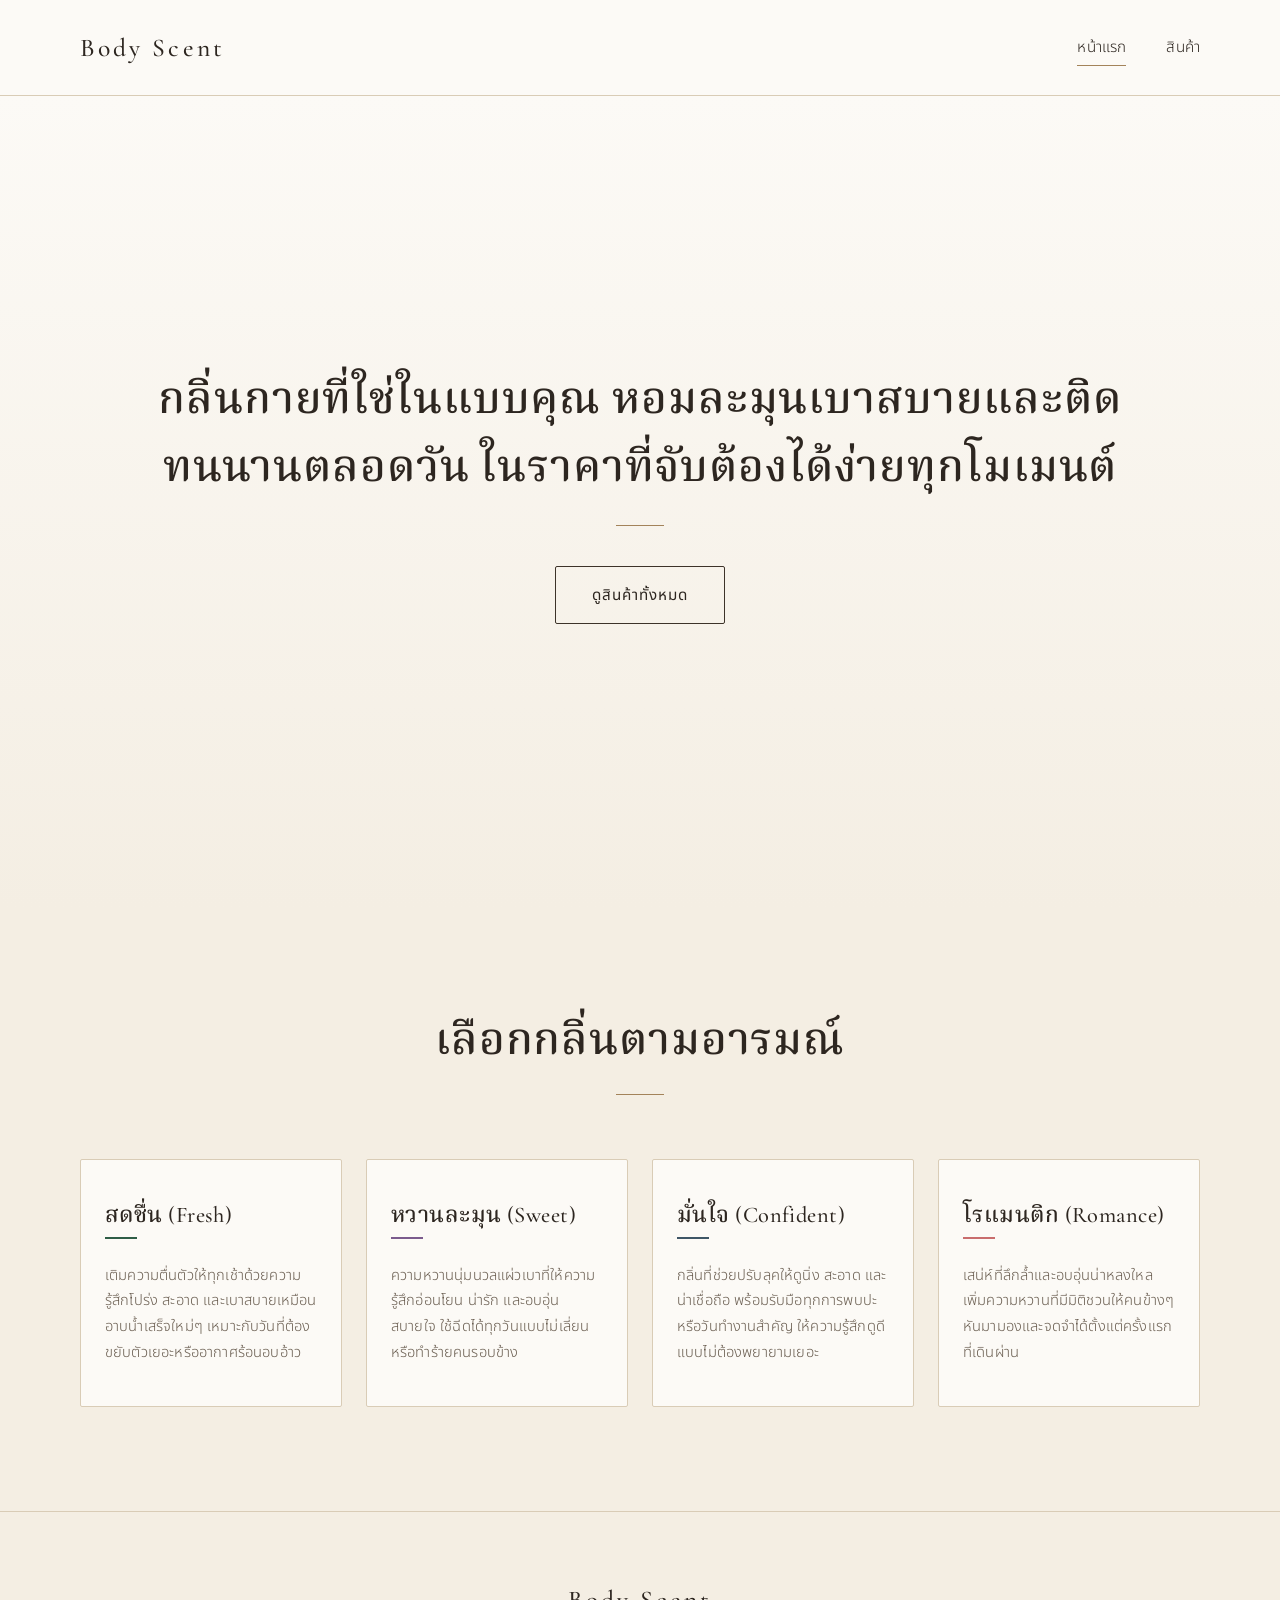
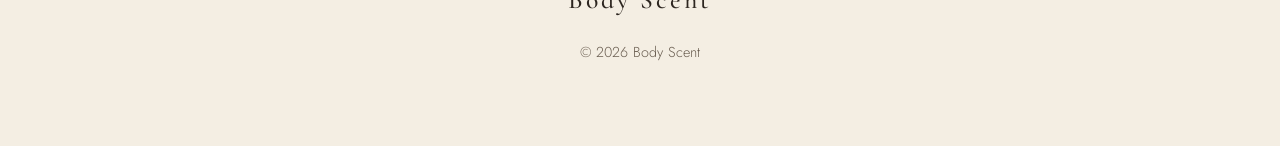
<file: index.html>
<!DOCTYPE html>
<html lang="th">
<head>
  <meta charset="UTF-8">
  <meta name="viewport" content="width=device-width, initial-scale=1">
  <title>Body Scent | น้ำหอมฉีดตัวและโรลออน</title>
  <meta name="description" content="Body Scent น้ำหอมฉีดตัวและโรลออน 4 อารมณ์ Fresh, Sweet, Confident และ Romance">
  <link rel="stylesheet" href="style.css">
</head>
<body>

  <header class="site-header">
    <div class="container site-header__inner">
      <a class="brand" href="index.html">Body Scent</a>
      <nav class="nav" aria-label="เมนูหลัก">
        <a href="index.html" aria-current="page">หน้าแรก</a>
        <a href="product.html">สินค้า</a>
      </nav>
    </div>
  </header>

  <main>
    <section class="hero hero--full">
      <div class="container">
        <h1>กลิ่นกายที่ใช่ในแบบคุณ หอมละมุนเบาสบายและติดทนนานตลอดวัน ในราคาที่จับต้องได้ง่ายทุกโมเมนต์</h1>
        <hr class="rule">
        <p class="mt-4"><a class="btn" href="product.html">ดูสินค้าทั้งหมด</a></p>
      </div>
    </section>

    <section class="section section--cream" id="moods">
      <div class="container">
        <div class="section-head">
          <h2>เลือกกลิ่นตามอารมณ์</h2>
          <hr class="rule">
        </div>

        <div class="mood-grid">
          <a class="mood-card" data-mood="fresh" href="product.html?mood=fresh">
            <h3>สดชื่น (Fresh)</h3>
            <span class="mood-line"></span>
            <p>เติมความตื่นตัวให้ทุกเช้าด้วยความรู้สึกโปร่ง สะอาด และเบาสบายเหมือนอาบน้ำเสร็จใหม่ๆ เหมาะกับวันที่ต้องขยับตัวเยอะหรืออากาศร้อนอบอ้าว</p>
          </a>

          <a class="mood-card" data-mood="sweet" href="product.html?mood=sweet">
            <h3>หวานละมุน (Sweet)</h3>
            <span class="mood-line"></span>
            <p>ความหวานนุ่มนวลแผ่วเบาที่ให้ความรู้สึกอ่อนโยน น่ารัก และอบอุ่นสบายใจ ใช้ฉีดได้ทุกวันแบบไม่เลี่ยนหรือทำร้ายคนรอบข้าง</p>
          </a>

          <a class="mood-card" data-mood="confident" href="product.html?mood=confident">
            <h3>มั่นใจ (Confident)</h3>
            <span class="mood-line"></span>
            <p>กลิ่นที่ช่วยปรับลุคให้ดูนิ่ง สะอาด และน่าเชื่อถือ พร้อมรับมือทุกการพบปะหรือวันทำงานสำคัญ ให้ความรู้สึกดูดีแบบไม่ต้องพยายามเยอะ</p>
          </a>

          <a class="mood-card" data-mood="romance" href="product.html?mood=romance">
            <h3>โรแมนติก (Romance)</h3>
            <span class="mood-line"></span>
            <p>เสน่ห์ที่ลึกล้ำและอบอุ่นน่าหลงใหล เพิ่มความหวานที่มีมิติชวนให้คนข้างๆ หันมามองและจดจำได้ตั้งแต่ครั้งแรกที่เดินผ่าน</p>
          </a>
        </div>
      </div>
    </section>
  </main>

  <footer class="site-footer">
    <div class="container">
      <span class="brand">Body Scent</span>
      <p>&copy; 2026 Body Scent</p>
    </div>
  </footer>

  <script src="script.js"></script>
</body>
</html>
</file>
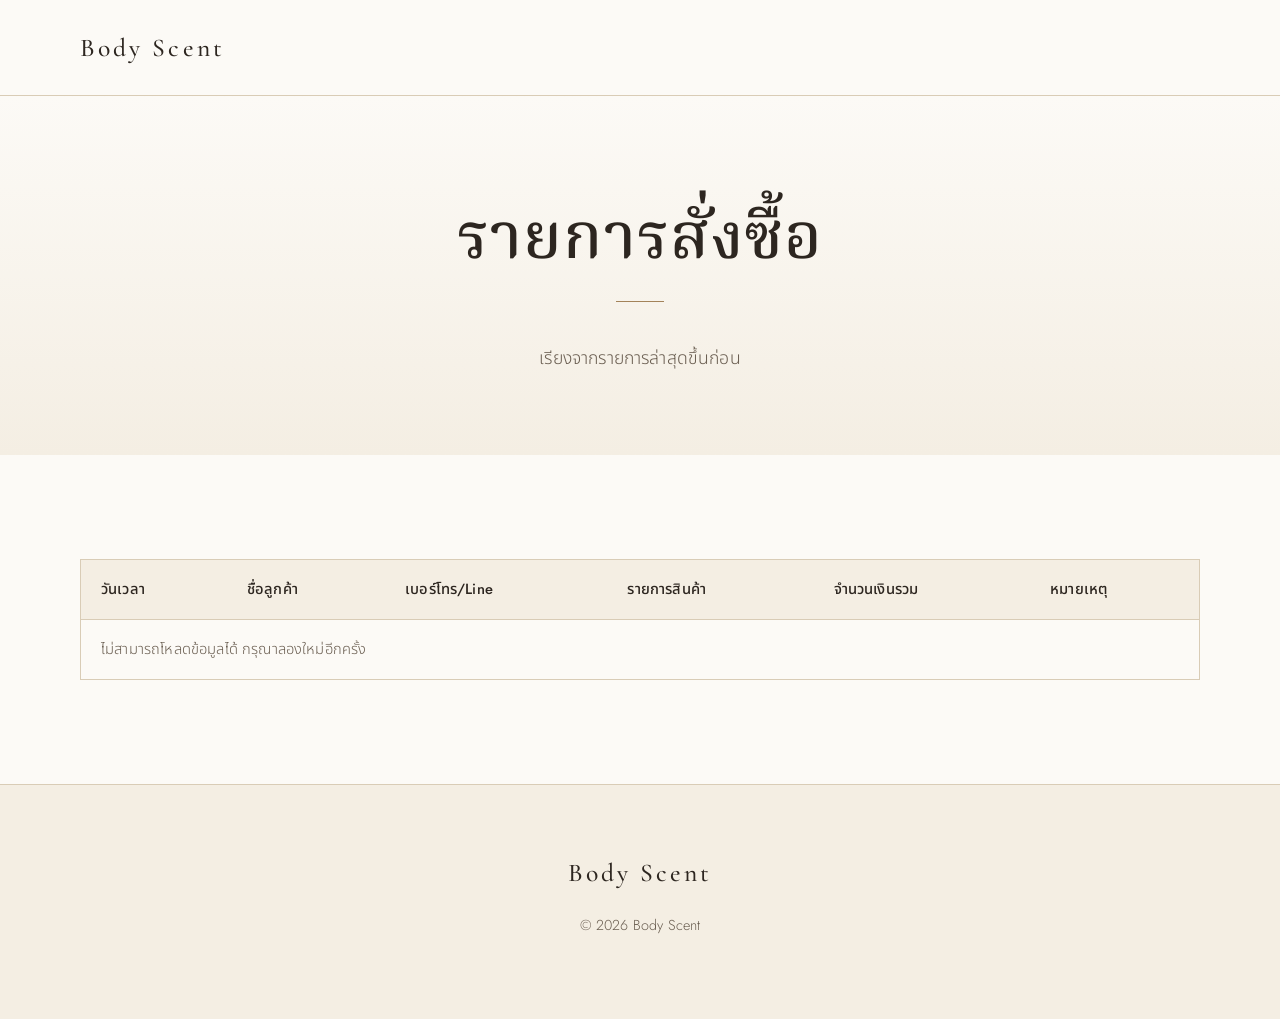
<file: admin.html>
<!DOCTYPE html>
<html lang="th">
<head>
  <meta charset="UTF-8">
  <meta name="viewport" content="width=device-width, initial-scale=1">
  <meta name="robots" content="noindex, nofollow">
  <title>รายการสั่งซื้อ | Body Scent</title>
  <link rel="stylesheet" href="style.css">
</head>
<body>

  <header class="site-header">
    <div class="container site-header__inner">
      <a class="brand" href="index.html">Body Scent</a>
    </div>
  </header>

  <main>
    <section class="page-head">
      <div class="container">
        <h1>รายการสั่งซื้อ</h1>
        <hr class="rule">
        <p class="lead mt-4">เรียงจากรายการล่าสุดขึ้นก่อน</p>
      </div>
    </section>

    <section class="section">
      <div class="container">
        <div class="table-wrap">
          <table class="table" id="ordersTable">
            <thead>
              <tr>
                <th scope="col">วันเวลา</th>
                <th scope="col">ชื่อลูกค้า</th>
                <th scope="col">เบอร์โทร/Line</th>
                <th scope="col">รายการสินค้า</th>
                <th scope="col">จำนวนเงินรวม</th>
                <th scope="col">หมายเหตุ</th>
              </tr>
            </thead>
            <tbody></tbody>
          </table>
        </div>
      </div>
    </section>
  </main>

  <footer class="site-footer">
    <div class="container">
      <span class="brand">Body Scent</span>
      <p>&copy; 2026 Body Scent</p>
    </div>
  </footer>

  <script src="script.js"></script>
</body>
</html>
</file>
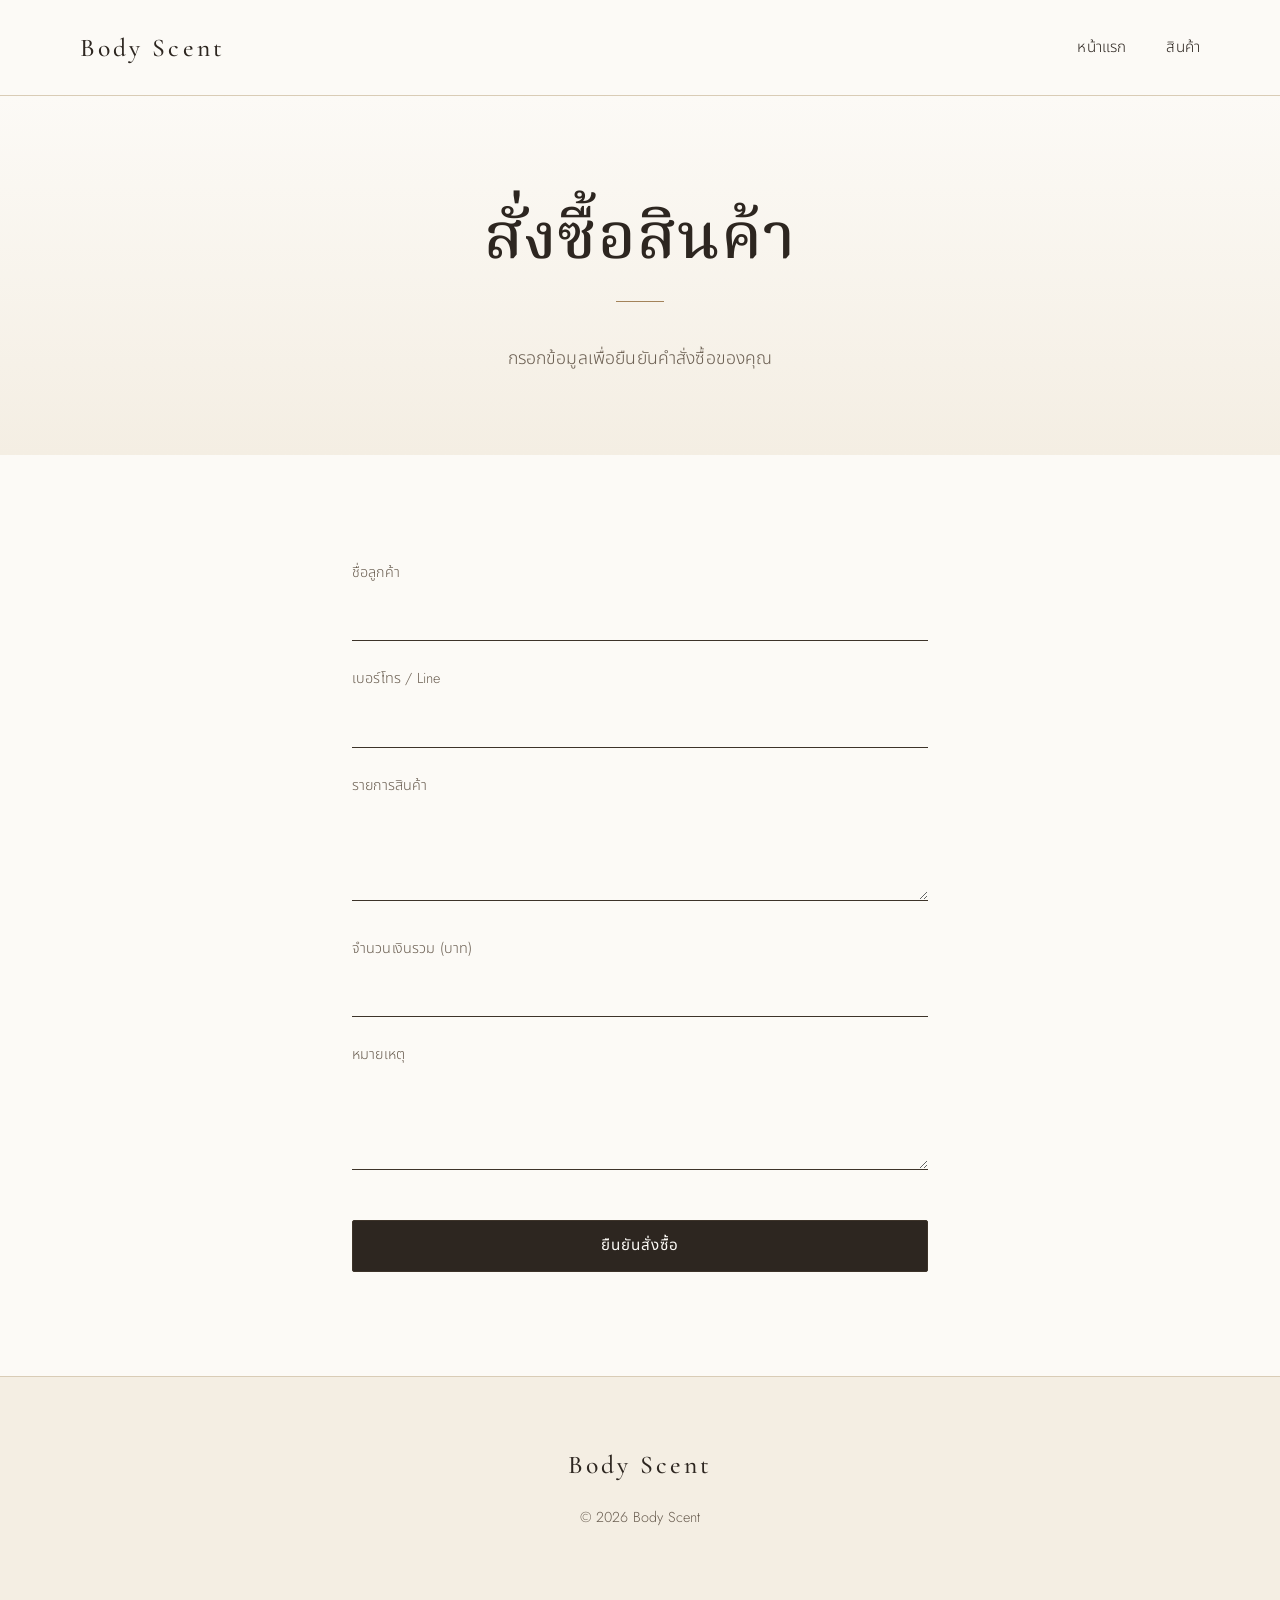
<file: order.html>
<!DOCTYPE html>
<html lang="th">
<head>
  <meta charset="UTF-8">
  <meta name="viewport" content="width=device-width, initial-scale=1">
  <title>สั่งซื้อ | Body Scent</title>
  <link rel="stylesheet" href="style.css">
</head>
<body>

  <header class="site-header">
    <div class="container site-header__inner">
      <a class="brand" href="index.html">Body Scent</a>
      <nav class="nav" aria-label="เมนูหลัก">
        <a href="index.html">หน้าแรก</a>
        <a href="product.html">สินค้า</a>
      </nav>
    </div>
  </header>

  <main>
    <section class="page-head">
      <div class="container">
        <h1>สั่งซื้อสินค้า</h1>
        <hr class="rule">
        <p class="lead mt-4">กรอกข้อมูลเพื่อยืนยันคำสั่งซื้อของคุณ</p>
      </div>
    </section>

    <section class="section">
      <div class="container">
        <form class="form" id="orderForm">
          <div class="field">
            <label for="customerName">ชื่อลูกค้า</label>
            <input class="input" type="text" id="customerName" name="customerName" autocomplete="name" required>
          </div>

          <div class="field">
            <label for="contact">เบอร์โทร / Line</label>
            <input class="input" type="text" id="contact" name="contact" autocomplete="tel" required>
          </div>

          <div class="field">
            <label for="items">รายการสินค้า</label>
            <textarea class="textarea" id="items" name="items" rows="2" required></textarea>
          </div>

          <div class="field">
            <label for="total">จำนวนเงินรวม (บาท)</label>
            <input class="input" type="number" id="total" name="total" min="0" inputmode="numeric" required>
          </div>

          <div class="field">
            <label for="note">หมายเหตุ</label>
            <textarea class="textarea" id="note" name="note" rows="3"></textarea>
          </div>

          <button class="btn btn--solid btn--block mt-4" type="submit">ยืนยันสั่งซื้อ</button>
        </form>
      </div>
    </section>
  </main>

  <footer class="site-footer">
    <div class="container">
      <span class="brand">Body Scent</span>
      <p>&copy; 2026 Body Scent</p>
    </div>
  </footer>

  <script src="script.js"></script>
</body>
</html>
</file>
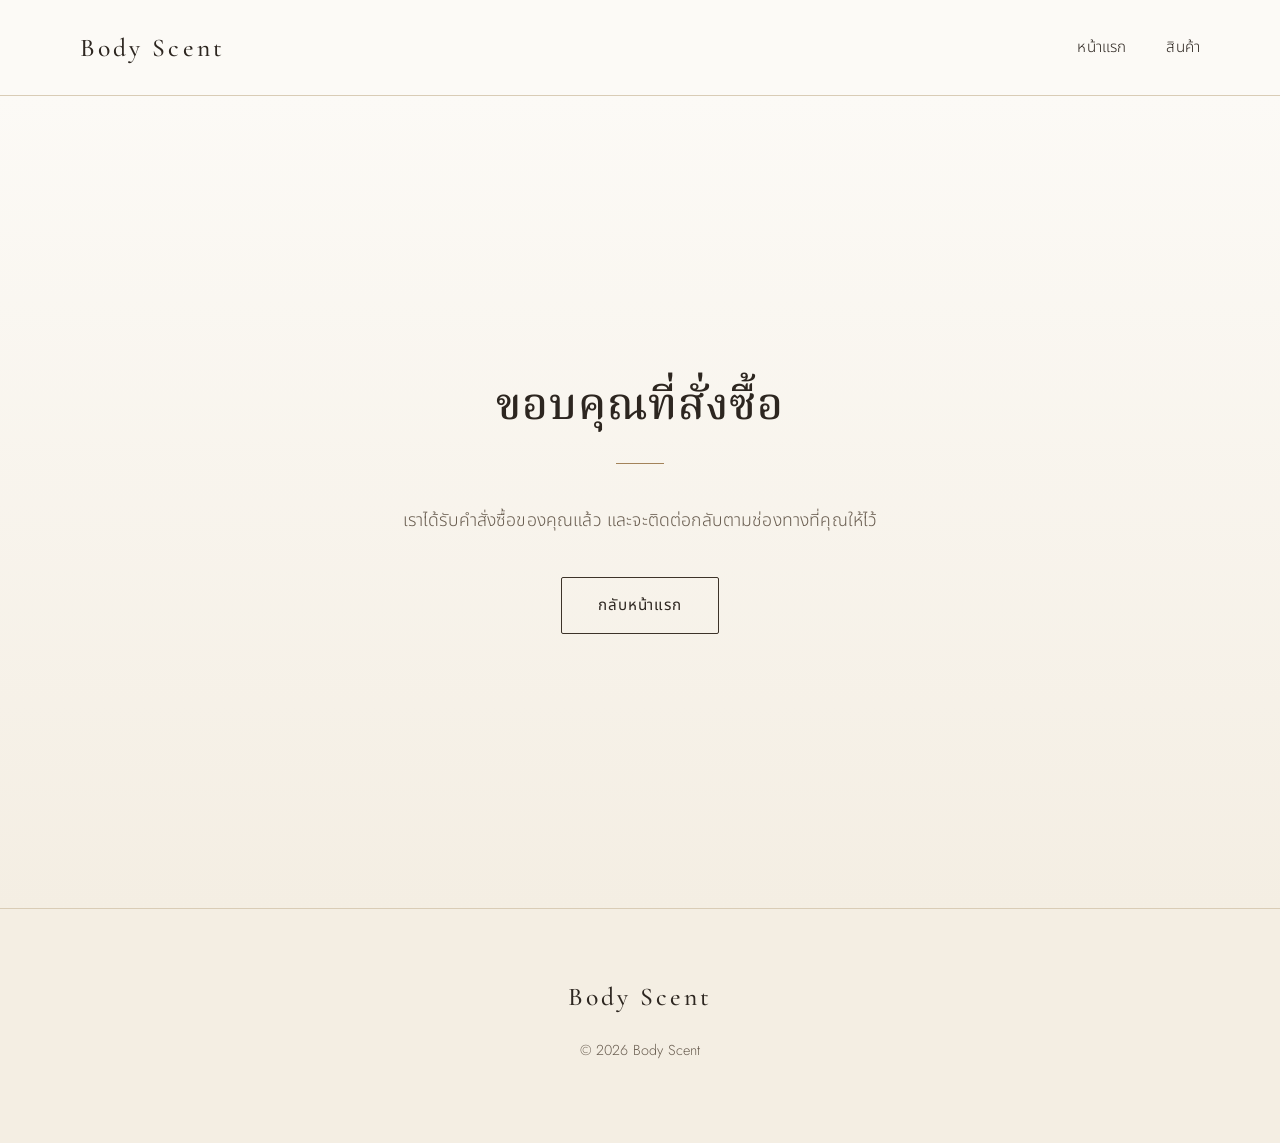
<file: thankyou.html>
<!DOCTYPE html>
<html lang="th">
<head>
  <meta charset="UTF-8">
  <meta name="viewport" content="width=device-width, initial-scale=1">
  <title>ขอบคุณที่สั่งซื้อ | Body Scent</title>
  <link rel="stylesheet" href="style.css">
</head>
<body>

  <header class="site-header">
    <div class="container site-header__inner">
      <a class="brand" href="index.html">Body Scent</a>
      <nav class="nav" aria-label="เมนูหลัก">
        <a href="index.html">หน้าแรก</a>
        <a href="product.html">สินค้า</a>
      </nav>
    </div>
  </header>

  <main>
    <section class="hero hero--full">
      <div class="container">
        <h1>ขอบคุณที่สั่งซื้อ</h1>
        <hr class="rule">
        <p class="lead mt-4">เราได้รับคำสั่งซื้อของคุณแล้ว และจะติดต่อกลับตามช่องทางที่คุณให้ไว้</p>
        <a class="btn" href="index.html">กลับหน้าแรก</a>
      </div>
    </section>
  </main>

  <footer class="site-footer">
    <div class="container">
      <span class="brand">Body Scent</span>
      <p>&copy; 2026 Body Scent</p>
    </div>
  </footer>

  <script src="script.js"></script>
</body>
</html>
</file>
<file: style.css>
/* ==========================================================
   Body Scent — Premium minimal theme
   ใช้ร่วมกันทุกหน้า
   ========================================================== */

@import url("https://fonts.googleapis.com/css2?family=Cormorant+Garamond:wght@400;500;600&family=Jost:wght@300;400;500&family=Noto+Serif+Thai:wght@400;500;600&family=Noto+Sans+Thai:wght@300;400;500&display=swap");

/* ---------- Design tokens ---------- */
:root {
  /* พื้นหลัง: ขาว → ครีม → เบจ */
  --ivory: #fcfaf6;
  --cream: #f4eee3;
  --sand: #e7dcc8;
  --beige-deep: #b8a587;

  /* ตัวอักษรและเส้น */
  --ink: #2d2620;
  --ink-soft: #6a5e51;
  --line: #3d3329;          /* เส้นเข้มนุ่มตา ใช้กับปุ่ม/กรอบ */
  --line-faint: #d9ccb6;    /* เส้นแบ่งอ่อน */

  /* สีเน้น: ทอง/บรอนซ์อ่อน */
  --accent: #a3835a;
  --accent-light: #c8ab78;

  /* สี mood — ใช้เป็นจุดเล็กๆ เท่านั้น */
  --mood-fresh: #2f5d46;
  --mood-sweet: #7b5b8d;
  --mood-confident: #3f5666;
  --mood-romance: #c96d6d;

  /* ตัวอักษร */
  --font-display: "Cormorant Garamond", "Noto Serif Thai", Georgia, "Times New Roman", serif;
  --font-body: "Jost", "Noto Sans Thai", "Helvetica Neue", Arial, sans-serif;

  /* ระยะห่าง */
  --space-1: 0.5rem;
  --space-2: 1rem;
  --space-3: 1.5rem;
  --space-4: 2.5rem;
  --space-5: 4rem;
  --space-6: 6.5rem;
  --space-7: 9rem;

  --container: 1120px;
  --radius: 2px;
}

/* ---------- Reset / base ---------- */
*,
*::before,
*::after {
  box-sizing: border-box;
}

html {
  scroll-behavior: smooth;
  -webkit-text-size-adjust: 100%;
}

body {
  margin: 0;
  background: var(--ivory);
  color: var(--ink);
  font-family: var(--font-body);
  font-weight: 300;
  font-size: 1rem;
  line-height: 1.85;
  letter-spacing: 0.01em;
  -webkit-font-smoothing: antialiased;
}

img {
  display: block;
  max-width: 100%;
  height: auto;
}

a {
  color: inherit;
  text-decoration: none;
}

p {
  margin: 0 0 var(--space-2);
}

ul {
  margin: 0;
  padding: 0;
  list-style: none;
}

:focus-visible {
  outline: 1px solid var(--accent);
  outline-offset: 4px;
}

/* ---------- Typography ---------- */
h1,
h2,
h3,
h4 {
  margin: 0 0 var(--space-3);
  font-family: var(--font-display);
  font-weight: 500;
  line-height: 1.3;
  letter-spacing: 0.02em;
  color: var(--ink);
}

h1 { font-size: clamp(2.4rem, 5.5vw, 4rem); line-height: 1.2; }
h2 { font-size: clamp(1.9rem, 3.6vw, 2.75rem); }
h3 { font-size: 1.4rem; }
h4 { font-size: 1.15rem; }

.lead {
  max-width: 34rem;
  font-size: 1.1rem;
  color: var(--ink-soft);
}

.muted {
  color: var(--ink-soft);
}

/* ---------- Layout ---------- */
.container {
  width: min(100% - 3rem, var(--container));
  margin-inline: auto;
}

.section {
  padding-block: var(--space-6);
}

.section--cream {
  background: var(--cream);
}

.section--sand {
  background: var(--sand);
}

.section-head {
  max-width: 36rem;
  margin: 0 auto var(--space-5);
  text-align: center;
}

/* เส้นทองสั้นใต้หัวข้อ */
.rule {
  display: block;
  width: 3rem;
  height: 1px;
  margin: var(--space-3) auto 0;
  background: var(--accent);
  border: 0;
}

.rule--left {
  margin-left: 0;
}

/* ---------- Header / nav ---------- */
.site-header {
  position: sticky;
  top: 0;
  z-index: 50;
  background: rgba(252, 250, 246, 0.94);
  backdrop-filter: blur(6px);
  border-bottom: 1px solid var(--line-faint);
}

.site-header__inner {
  display: flex;
  align-items: center;
  justify-content: space-between;
  gap: var(--space-3);
  padding-block: var(--space-3);
}

.brand {
  font-family: var(--font-display);
  font-size: 1.6rem;
  font-weight: 500;
  letter-spacing: 0.12em;
}

.nav {
  display: flex;
  align-items: center;
  gap: var(--space-4);
  font-size: 0.95rem;
}

.nav a {
  padding-block: 0.25rem;
  border-bottom: 1px solid transparent;
  transition: border-color 0.2s ease, color 0.2s ease;
}

.nav a:hover,
.nav a[aria-current="page"] {
  border-bottom-color: var(--accent);
}

/* ---------- Hero ---------- */
.hero {
  padding-block: var(--space-7) var(--space-6);
  background: linear-gradient(180deg, var(--ivory) 0%, var(--cream) 100%);
}

.hero__grid {
  display: grid;
  grid-template-columns: 1.1fr 0.9fr;
  align-items: center;
  gap: var(--space-5);
}

.hero__media {
  border: 1px solid var(--line-faint);
  padding: var(--space-2);
  background: var(--ivory);
}

/* ---------- Buttons ---------- */
.btn {
  display: inline-block;
  padding: 0.85rem 2.25rem;
  font-family: var(--font-body);
  font-size: 0.95rem;
  font-weight: 400;
  letter-spacing: 0.06em;
  color: var(--ink);
  background: transparent;
  border: 1px solid var(--line);
  border-radius: var(--radius);
  cursor: pointer;
  transition: background-color 0.25s ease, color 0.25s ease, border-color 0.25s ease;
}

.btn:hover {
  background: var(--ink);
  color: var(--ivory);
}

.btn--solid {
  background: var(--ink);
  color: var(--ivory);
}

.btn--solid:hover {
  background: transparent;
  color: var(--ink);
}

.btn--accent {
  border-color: var(--accent);
  color: var(--accent);
}

.btn--accent:hover {
  background: var(--accent);
  border-color: var(--accent);
  color: var(--ivory);
}

.btn--block {
  display: block;
  width: 100%;
  text-align: center;
}

.btn[disabled] {
  opacity: 0.45;
  cursor: not-allowed;
}

/* ---------- Mood dot (สี mood แตะเบาๆ เป็นจุดเล็ก) ---------- */
.mood-dot {
  display: inline-block;
  width: 0.5rem;
  height: 0.5rem;
  margin-right: 0.6rem;
  border-radius: 50%;
  background: var(--beige-deep);
  vertical-align: middle;
}

.mood-dot[data-mood="fresh"],
.mood-fresh .mood-dot { background: var(--mood-fresh); }
.mood-dot[data-mood="sweet"],
.mood-sweet .mood-dot { background: var(--mood-sweet); }
.mood-dot[data-mood="confident"],
.mood-confident .mood-dot { background: var(--mood-confident); }
.mood-dot[data-mood="romance"],
.mood-romance .mood-dot { background: var(--mood-romance); }

/* เส้นสั้นใต้หัวข้อสีตาม mood */
.mood-line {
  display: block;
  width: 2rem;
  height: 2px;
  margin-top: var(--space-1);
  background: var(--beige-deep);
}

[data-mood="fresh"] .mood-line,
.mood-fresh .mood-line { background: var(--mood-fresh); }
[data-mood="sweet"] .mood-line,
.mood-sweet .mood-line { background: var(--mood-sweet); }
[data-mood="confident"] .mood-line,
.mood-confident .mood-line { background: var(--mood-confident); }
[data-mood="romance"] .mood-line,
.mood-romance .mood-line { background: var(--mood-romance); }

/* ---------- Filter / mood selector ---------- */
.filters {
  display: flex;
  flex-wrap: wrap;
  justify-content: center;
  gap: var(--space-2);
  margin-bottom: var(--space-5);
}

.filter-btn {
  display: inline-flex;
  align-items: center;
  padding: 0.6rem 1.5rem;
  font-family: var(--font-body);
  font-size: 0.95rem;
  font-weight: 300;
  color: var(--ink);
  background: transparent;
  border: 1px solid var(--line-faint);
  border-radius: var(--radius);
  cursor: pointer;
  transition: border-color 0.2s ease, background-color 0.2s ease;
}

.filter-btn:hover {
  border-color: var(--line);
}

.filter-btn.is-active,
.filter-btn[aria-pressed="true"] {
  border-color: var(--line);
  background: var(--cream);
  font-weight: 400;
}

/* ---------- Product grid / card ---------- */
.product-grid {
  display: grid;
  grid-template-columns: repeat(auto-fill, minmax(240px, 1fr));
  gap: var(--space-4);
}

.card {
  display: flex;
  flex-direction: column;
  background: var(--ivory);
  border: 1px solid var(--line-faint);
  border-radius: var(--radius);
  transition: border-color 0.25s ease;
}

.card:hover {
  border-color: var(--accent);
}

.card__media {
  background: var(--cream);
  aspect-ratio: 4 / 5;
  overflow: hidden;
}

.card__media img {
  width: 100%;
  height: 100%;
  object-fit: cover;
}

.card__body {
  display: flex;
  flex: 1;
  flex-direction: column;
  padding: var(--space-3);
}

.card__meta {
  display: flex;
  align-items: center;
  margin-bottom: var(--space-1);
  font-size: 0.85rem;
  color: var(--ink-soft);
}

.card__title {
  margin-bottom: var(--space-1);
  font-size: 1.3rem;
}

.card__desc {
  flex: 1;
  margin-bottom: var(--space-3);
  font-size: 0.92rem;
  line-height: 1.75;
  color: var(--ink-soft);
}

.card__footer {
  display: flex;
  align-items: center;
  justify-content: space-between;
  gap: var(--space-2);
  padding-top: var(--space-2);
  border-top: 1px solid var(--line-faint);
}

.price {
  font-family: var(--font-display);
  font-size: 1.4rem;
  font-weight: 600;
  color: var(--ink);
}

.price small {
  font-family: var(--font-body);
  font-size: 0.8rem;
  font-weight: 300;
  color: var(--ink-soft);
}

/* ---------- Forms (ฟอร์มสั่งซื้อ) ---------- */
.form {
  max-width: 36rem;
  margin-inline: auto;
}

.field {
  margin-bottom: var(--space-3);
}

.field label {
  display: block;
  margin-bottom: 0.4rem;
  font-size: 0.9rem;
  color: var(--ink-soft);
}

.input,
.textarea,
.select {
  width: 100%;
  padding: 0.8rem 0;
  font-family: var(--font-body);
  font-size: 1rem;
  font-weight: 300;
  color: var(--ink);
  background: transparent;
  border: 0;
  border-bottom: 1px solid var(--line);
  border-radius: 0;
  transition: border-color 0.2s ease;
}

.textarea {
  min-height: 6rem;
  resize: vertical;
}

.input:focus,
.textarea:focus,
.select:focus {
  outline: none;
  border-bottom-color: var(--accent);
}

.input::placeholder,
.textarea::placeholder {
  color: var(--beige-deep);
}

.form-note {
  margin-top: var(--space-2);
  font-size: 0.9rem;
  text-align: center;
  color: var(--ink-soft);
}

.form-note.is-error {
  color: var(--mood-romance);
}

/* ---------- Order summary / cart ---------- */
.summary {
  padding: var(--space-3);
  border: 1px solid var(--line-faint);
  background: var(--cream);
}

.summary__row {
  display: flex;
  justify-content: space-between;
  gap: var(--space-2);
  padding-block: 0.75rem;
  border-bottom: 1px solid var(--line-faint);
  font-size: 0.95rem;
}

.summary__row:last-child {
  border-bottom: 0;
}

.summary__total {
  font-family: var(--font-display);
  font-size: 1.4rem;
  font-weight: 600;
}

/* ---------- Footer ---------- */
.site-footer {
  padding-block: var(--space-5);
  background: var(--cream);
  border-top: 1px solid var(--line-faint);
  font-size: 0.9rem;
  text-align: center;
  color: var(--ink-soft);
}

.site-footer .brand {
  display: block;
  margin-bottom: var(--space-2);
  color: var(--ink);
}

/* ---------- Utilities ---------- */
.text-center { text-align: center; }
.mt-3 { margin-top: var(--space-3); }
.mt-4 { margin-top: var(--space-4); }
.mt-5 { margin-top: var(--space-5); }
.visually-hidden {
  position: absolute;
  width: 1px;
  height: 1px;
  margin: -1px;
  padding: 0;
  overflow: hidden;
  clip: rect(0, 0, 0, 0);
  white-space: nowrap;
  border: 0;
}

/* ---------- Responsive ---------- */
@media (max-width: 900px) {
  .hero {
    padding-block: var(--space-6) var(--space-5);
  }

  .hero__grid {
    grid-template-columns: 1fr;
    gap: var(--space-4);
  }

  .section {
    padding-block: var(--space-5);
  }
}

@media (max-width: 600px) {
  .container {
    width: min(100% - 2.5rem, var(--container));
  }

  .site-header__inner {
    flex-direction: column;
    gap: var(--space-2);
  }

  .nav {
    gap: var(--space-3);
    font-size: 0.9rem;
  }

  .section-head {
    margin-bottom: var(--space-4);
  }

  .product-grid {
    grid-template-columns: 1fr;
    gap: var(--space-3);
  }

  .filters {
    gap: var(--space-1);
  }

  .filter-btn {
    padding: 0.5rem 1.1rem;
  }

  .btn {
    padding: 0.8rem 1.75rem;
  }
}

/* ---------- Reduced motion ---------- */
@media (prefers-reduced-motion: reduce) {
  html {
    scroll-behavior: auto;
  }

  *,
  *::before,
  *::after {
    transition-duration: 0.01ms !important;
    animation-duration: 0.01ms !important;
  }
}

/* ==========================================================
   ส่วนเสริมสำหรับ index.html / product.html
   ========================================================== */

/* Hero เต็มจอแรก */
.hero--full {
  display: flex;
  align-items: center;
  justify-content: center;
  min-height: 100vh;
  min-height: calc(100svh - 5.5rem);
  padding-block: var(--space-6);
  text-align: center;
}

.hero--full h1 {
  max-width: 14em;
  margin-inline: auto;
}

.hero--full .lead {
  margin-inline: auto;
  margin-bottom: var(--space-4);
}

/* หัวข้อหน้าย่อย */
.page-head {
  padding-block: var(--space-6) var(--space-5);
  background: linear-gradient(180deg, var(--ivory) 0%, var(--cream) 100%);
  text-align: center;
}

.page-head .lead {
  margin-inline: auto;
}

/* การ์ด mood (หน้าแรก) */
.mood-grid {
  display: grid;
  grid-template-columns: repeat(4, 1fr);
  gap: var(--space-3);
}

.mood-card {
  display: block;
  padding: var(--space-4) var(--space-3);
  background: var(--ivory);
  border: 1px solid var(--line-faint);
  border-radius: var(--radius);
  transition: border-color 0.25s ease;
}

.mood-card:hover {
  border-color: var(--accent);
}

.mood-card h3 {
  margin-bottom: 0;
}

.mood-card p {
  margin: var(--space-3) 0 0;
  font-size: 0.92rem;
  line-height: 1.75;
  color: var(--ink-soft);
}

@media (max-width: 900px) {
  .mood-grid {
    grid-template-columns: repeat(2, 1fr);
  }
}

@media (max-width: 600px) {
  .mood-grid {
    grid-template-columns: 1fr;
  }
}

/* ==========================================================
   ส่วนเสริมสำหรับ admin.html (ตารางออเดอร์)
   ========================================================== */
.table-wrap {
  overflow-x: auto;
  border: 1px solid var(--line-faint);
  background: var(--ivory);
}

.table {
  width: 100%;
  min-width: 52rem;
  border-collapse: collapse;
  font-size: 0.92rem;
  text-align: left;
}

.table th,
.table td {
  padding: 1rem 1.25rem;
  border-bottom: 1px solid var(--line-faint);
  vertical-align: top;
}

.table th {
  background: var(--cream);
  font-weight: 500;
  white-space: nowrap;
}

.table tbody tr:last-child td {
  border-bottom: 0;
}

/* คำโปรยใน hero ยาวกว่าหัวข้อทั่วไป จึงลดขนาดและเพิ่มความกว้างบรรทัด */
.hero--full h1 {
  max-width: 22em;
  font-size: clamp(1.75rem, 3.6vw, 2.75rem);
  line-height: 1.55;
}
</file>
